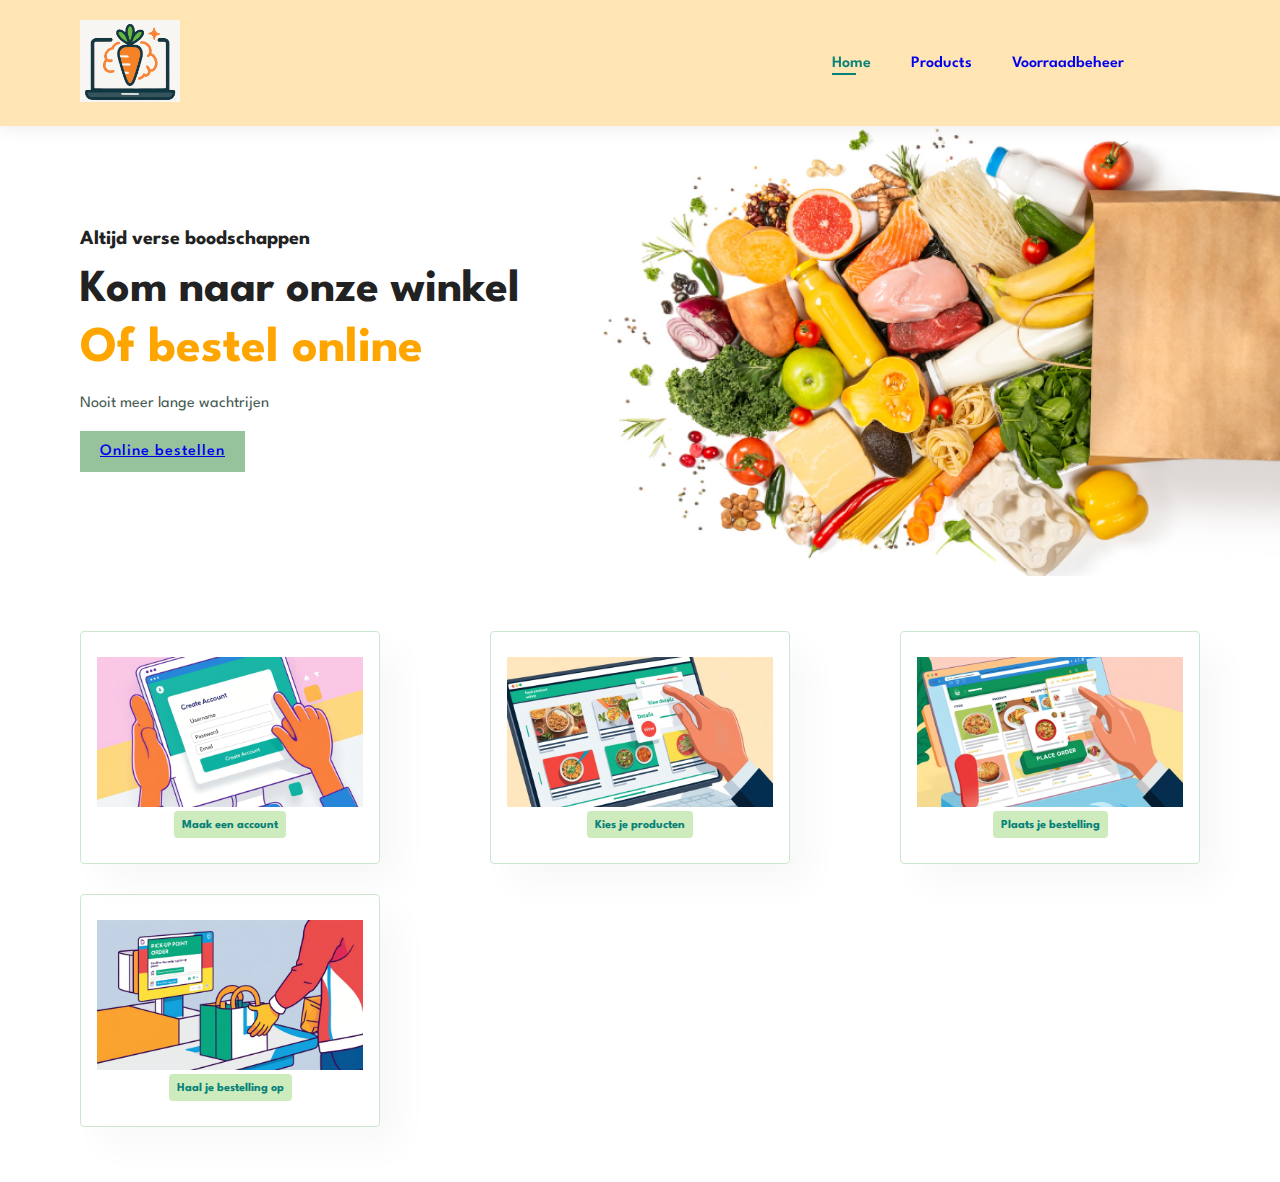
<file: index.html>
<!DOCTYPE html>
<html lang="en">

<head>
    <meta charset="UTF-8">
    <meta name="viewport" content="width=device-width, initial-scale=1.0">
    <title>Document</title>
    <link rel="stylesheet" href="https://pro.fontawesome.com/releases/v5.10.0/css/all.css" />
    <link rel="stylesheet" href="style.css">
</head>

<body>

    <section id="header">
        <a href="#"><img src="img/logo-fresh-minds-zondertekst.png" width="100" class="logo-fresh-minds-zondertekst" alt=""></a>

        <div>
            <ul id="navbar">
                <li><a class="active" href="index.html">Home</a></li>
                <li><a href="shop.html">Products</a></li>
                <li><a href="voorraadbeheer.html">Voorraadbeheer</a></li>
                <li><a href="winkelmandje.html"><i class="far fa-shopping-bag"></i></a></li>
            </ul>
        </div>
    </section>

    <section id="hero">
        <h4>Altijd verse boodschappen</h4>
        <h2>Kom naar onze winkel</h2>
        <h1>Of bestel online</h1>
        <p>Nooit meer lange wachtrijen</p>
        <a href="shop.html" class="button-52">Online bestellen</a>

    </section>

    <section id="steps" class="section-p1">
        <div class="steps-box">
            <img src="img/account.jpg" height="150"/>
            <h6>Maak een account</h6>
        </div>
        <div class="steps-box">
            <img src="img/producten.jpg" height="150"/>
            <h6>Kies je producten</h6>
        </div>
        <div class="steps-box">
            <img src="img/plaats_bestelling.jpg" height="150"/>
            <h6>Plaats je bestelling</h6>
        </div>
        <div class="steps-box">
            <img src="img/pick_up.jpg" height="150"/>
            <h6>Haal je bestelling op</h6>
        </div>
    </section>
   
    <script src="script.js"></script>
    
</body>
</html>
</file>
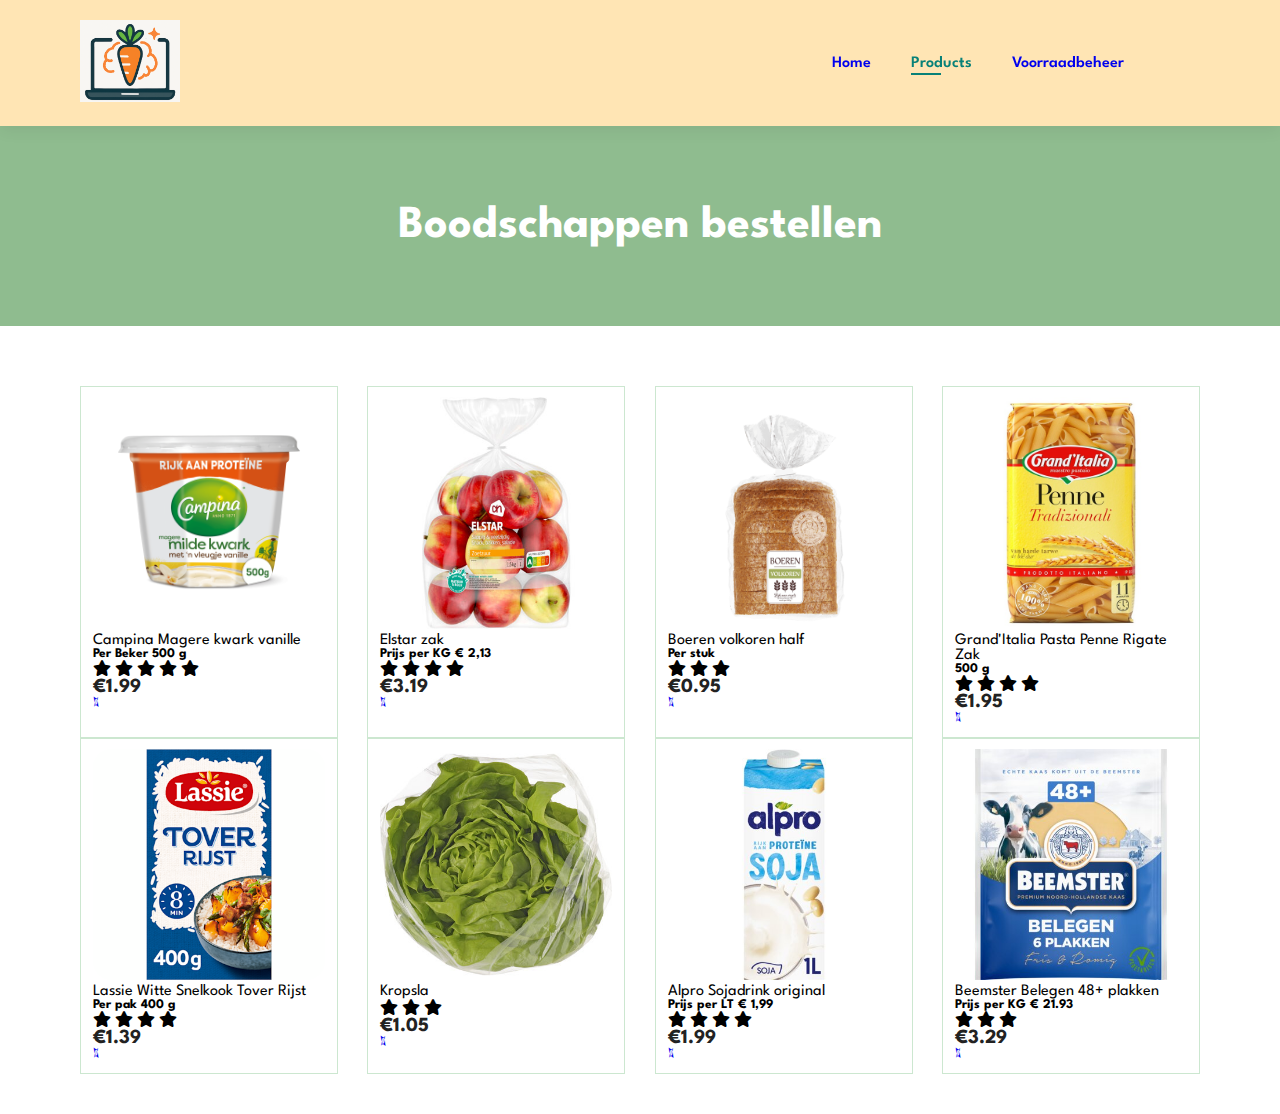
<file: shop.html>
<!DOCTYPE html>
<html lang="en">

<head>
    <meta charset="UTF-8">
    <meta name="viewport" content="width=device-width, initial-scale=1.0">
    <title>Document</title>
    <link rel="stylesheet" href="https://pro.fontawesome.com/releases/v5.10.0/css/all.css" />
    <link rel="stylesheet" href="style.css">
</head>

<body>

    <section id="header">
        <a href="#"><img src="img/logo-fresh-minds-zondertekst.png" width="100" class="logo-fresh-minds-zondertekst" alt=""></a>

        <div>
            <ul id="navbar">
                <li><a href="index.html">Home</a></li>
                <li><a class="active" href="shop.html">Products</a></li>
                <li><a href="voorraadbeheer.html">Voorraadbeheer</a></li>
                <li><a href="winkelmandje.html"><i class="far fa-shopping-bag"></i></a></li>
            </ul>
        </div>
    </section>

    <section id="page-header">
    
        <h2>Boodschappen bestellen</h2>
      

    </section>

    <section id="product1" class="section-p1">
        <div class="pro-container">
            <div class="pro">
                <img src="img/kwark.png" alt="">
                <div class="des">
                    <span>Campina Magere kwark vanille</span>
                    <h5>Per Beker 500 g</h5>
                    <div class="star">
                        <i class="fas fa-star"></i>
                        <i class="fas fa-star"></i>
                        <i class="fas fa-star"></i>
                        <i class="fas fa-star"></i>
                        <i class="fas fa-star"></i>
                    </div>
                    <h4>€1.99</h4>
                </div>
                <a href="#" class="add-to-cart" data-name="Campina Magere kwark vanille" data-price="1.99">
                    <i class="fal fa-shopping-bag bag"></i>
                </a>

            </div>
            <div class="pro">
                <img src="img/elstar-appels.jpeg" alt="">
                <div class="des">
                    <span>Elstar zak</span>
                    <h5>Prijs per KG € 2,13 </h5>
                    <div class="star">
                        <i class="fas fa-star"></i>
                        <i class="fas fa-star"></i>
                        <i class="fas fa-star"></i>
                        <i class="fas fa-star"></i>
                    </div>
                    <h4>€3.19</h4>
                </div>
                <a href="#" class="add-to-cart" data-name="Elstar zak" data-price="3.19">
                    <i class="fal fa-shopping-bag bag"></i>
                </a>

            </div>
            <div class="pro">
                <img src="img/volkoren-brood.png" alt="">
                <div class="des">
                    <span>Boeren volkoren half</span>
                    <h5>Per stuk</h5>
                    <div class="star">
                        <i class="fas fa-star"></i>
                        <i class="fas fa-star"></i>
                        <i class="fas fa-star"></i>
                    </div>
                    <h4>€0.95</h4>
                </div>
                <a href="#" class="add-to-cart" data-name="Boeren volkoren half" data-price="0.95">
                    <i class="fal fa-shopping-bag bag"></i>
                </a>
            </div>
            <div class="pro">
                <img src="img/pasta.png" alt="">
                <div class="des">
                    <span>Grand'Italia Pasta Penne Rigate Zak</span>
                    <h5>500 g</h5>
                    <div class="star">
                        <i class="fas fa-star"></i>
                        <i class="fas fa-star"></i>
                        <i class="fas fa-star"></i>
                        <i class="fas fa-star"></i>
                    </div>
                    <h4>€1.95</h4>
                </div>
                <a href="#" class="add-to-cart" data-name="Grand'Italia Pasta Penne Rigate" data-price="1.95">
                    <i class="fal fa-shopping-bag bag"></i>
                </a>
            </div>
            <div class="pro">
                <img src="img/rijst.png" alt="">
                <div class="des">
                    <span>Lassie Witte Snelkook Tover Rijst</span>
                    <h5>Per pak 400 g</h5>
                    <div class="star">
                        <i class="fas fa-star"></i>
                        <i class="fas fa-star"></i>
                        <i class="fas fa-star"></i>
                        <i class="fas fa-star"></i>
                    </div>
                    <h4>€1.39</h4>
                </div>
                <a href="#" class="add-to-cart" data-name="Lassie Witte Snelkook Tover Rijst" data-price="1.39">
                    <i class="fal fa-shopping-bag bag"></i>
                </a>
            </div>
            <div class="pro">
                <img src="img/sla.jpeg" alt="">
                <div class="des">
                    <span>Kropsla</span>
                    <div class="star">
                        <i class="fas fa-star"></i>
                        <i class="fas fa-star"></i>
                        <i class="fas fa-star"></i>
                    </div>
                    <h4>€1.05</h4>
                </div>
                <a href="#" class="add-to-cart" data-name="Kropsla" data-price="1.05">
                    <i class="fal fa-shopping-bag bag"></i>
                </a>
            </div>
            <div class="pro">
                <img src="img/sojamelk.jpeg" alt="">
                <div class="des">
                    <span>Alpro Sojadrink original</span>
                    <h5>Prijs per LT € 1,99</h5>
                    <div class="star">
                        <i class="fas fa-star"></i>
                        <i class="fas fa-star"></i>
                        <i class="fas fa-star"></i>
                        <i class="fas fa-star"></i>
                    </div>
                    <h4>€1.99</h4>
                </div>
                <a href="#" class="add-to-cart" data-name="Alpro Sojadrink original" data-price="1.99">
                    <i class="fal fa-shopping-bag bag"></i>
                </a>
            </div>
            <div class="pro">
                <img src="img/kaas.jpeg" alt="">
                <div class="des">
                    <span>Beemster Belegen 48+ plakken</span>
                    <h5>Prijs per KG € 21.93</h5>
                    <div class="star">
                        <i class="fas fa-star"></i>
                        <i class="fas fa-star"></i>
                        <i class="fas fa-star"></i>
                    </div>
                    <h4>€3.29</h4>
                </div>
                <a href="#" class="add-to-cart" data-name="Beemster Belegen 48+ plakken" data-price="3.29">
                    <i class="fal fa-shopping-bag bag"></i>
                </a>
            </div>
        </div>
    </section>
   
    <script src="script.js"></script>
    
</body>
</html>
</file>
<file: style.css>
@import url('https://fonts.googleapis.com/css2?family=Spartan:wgth@100;200;300;400;500;600;700;800;900&display=swap');
* {
    margin: 0;
    padding: 0;
    box-sizing: border-box;
    font-family: 'Spartan', sans-serif;
}

h1 {
    font-size: 50px;
    line-height: 64px;
    color: #222;
}

h2 {
    font-size: 46px;
    line-height: 54px;
    color: #222;
}

h4 {
    font-size: 20px;
    color: #222;
}


h6 {
    font-weight: 700;
    font-size: 12px;
}

p {
    font-size: 16px;
    color: #465b52;
    margin: 15px 0 20px 0;
}

.section-p1 {
    padding: 40px 80px;
}

.section-m1 {
    margin: 40px 0;
}

body {
    width: 100%;
}

#header{
    display: flex;
    align-items: center;
    justify-content: space-between;
    padding: 20px 80px;
    background: #FFE5B4;
    box-shadow: 0 5px 15px rgba(0, 0, 0, 0.06);
    z-index: 999;
    position: sticky;
    top: 0;
    left: 0;
}

#navbar{
    display: flex;
    align-items: center;
    justify-content: center;
}

#navbar li{
    list-style: none;
    padding: 0 20px;
    position: relative;
}

#navbar li a {
    text-decoration: none;
    font-size: 16px;
    font-weight: 600;
    color: hsl(36, 85%, 61%)
    transition: 0.3s ease;
}

#navbar li a:hover,
#navbar li a.active {
    color: #088178;
}

#navbar li a.active::after {
    content: "";
    width: 30%;
    height: 2px;
    background: #088178;
    position: absolute;
    bottom: -4px;
    left: 20px;

}

#hero{
    background-image: url("img/hero_img3.png");
    height: 50vh;
    width: 100%;
    background-size: cover;
    background-position: top 25% right 0;
    padding: 0 80px;
    display: flex;
    flex-direction: column;
    align-items: flex-start;
    justify-content: center;
}

#hero h4 {
    padding-bottom: 15px;
}

#hero h1 {
    color: orange;
}

.button-52 {
  font-size: 16px;
  font-weight: 500;
  letter-spacing: 1px;
  padding: 13px 20px 13px;
  border: 0;
  cursor: pointer;
  position: relative;
  background-color: lch(74.65% 26.17 144.4);
}

#page-header{
    background-color: darkseagreen;
    width: 100%;
    height: 200px;
    display: flex;
    justify-content: center;
    text-align: center;
    flex-direction: column;
    padding: 14px;
}

#page-header h2 {
    color: #fff;
}

#steps {
    display: flex;
    align-items: center;
    justify-content: space-between;
    flex-wrap: wrap;
}

#steps .steps-box{
    width: 300px;
    text-align: center;
    padding: 25px 15px;
    box-shadow: 20px 20px 34px rgba(0, 0, 0, 0.03);
    border: 1px solid #cce7d0;
    border-radius: 4px;
    margin: 15px 0;
}

#steps .steps-box h6{
    display: inline-block;
    padding: 9px 8px 6px 8px;
    line-height: 1;
    border-radius: 4px;
    color: #088178;
    background-color: #cdebbc;
}

#product1 .pro-container{
    display: flex;
    justify-content: space-between;
    padding-top: 20px;
    flex-wrap: wrap;
}

#product1 .pro{
   width: 23%;
   min-width: 250px;
   padding: 10px 12px;
   border: 1px solid #cce7d0;
   position: relative;
}

#product1 .pro img{
    width: 100%;
    border-radius: 20px;
}

#product1 .pro des i {
    font-size: 12px;
    color: rgb(243, 181, 25);
}

#product1 .pro .cart{
    width: 40px;
    height: 40px;
    line-height: 40px;
    border-radius: 50px;
    background-color: #e8f6ea;
    font-weight: 500;
    color: #088178;
    border: 1px solid #cce7d0;
    position: absolute;
    bottom: 20px;
    right: 10px;
}
</file>
